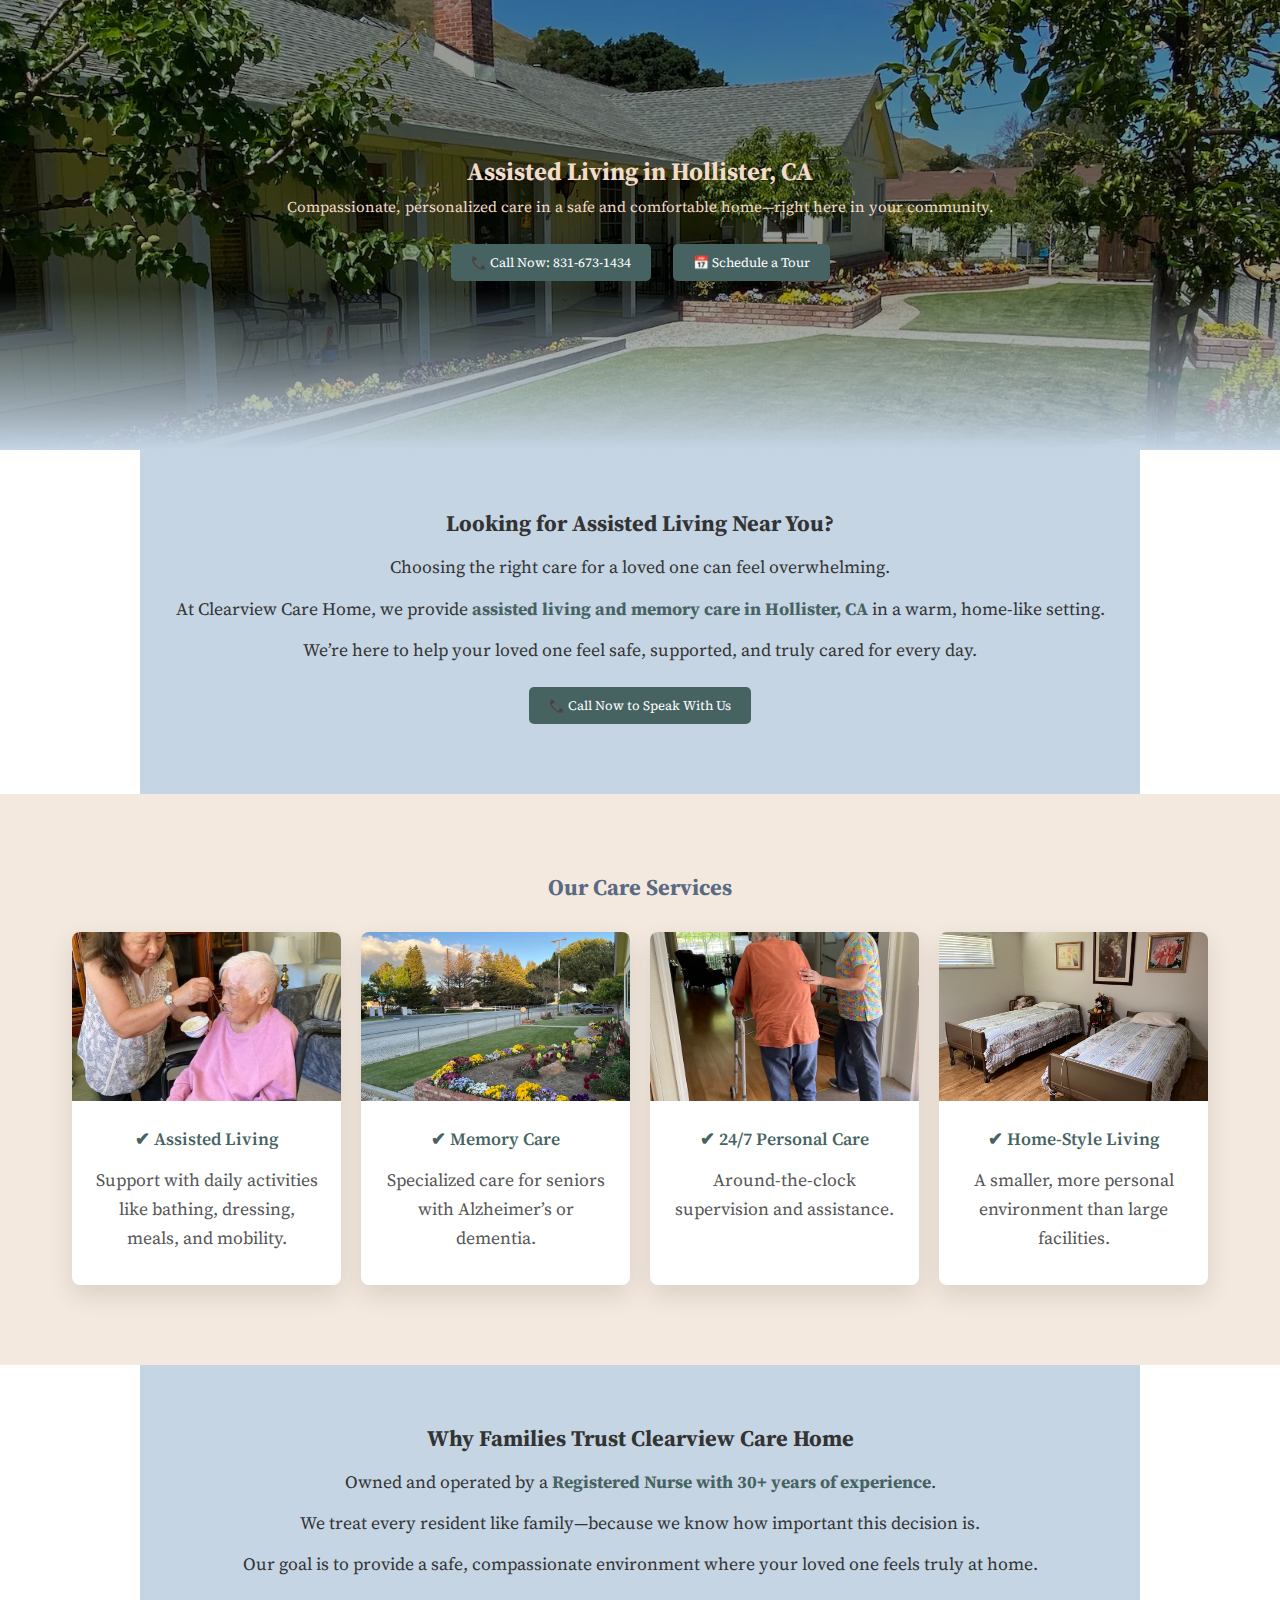
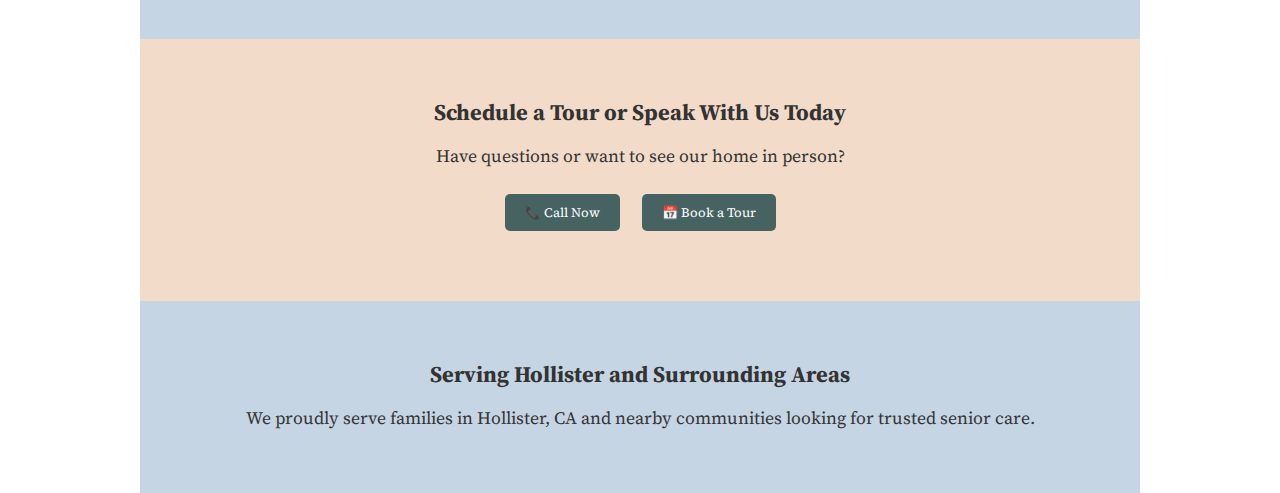
<file: html/land.html>
<!doctype html>
<html lang="en">
  <head>
    <!-- Google Tag Manager -->
    <script>
      (function (w, d, s, l, i) {
        w[l] = w[l] || [];
        w[l].push({ 'gtm.start': new Date().getTime(), event: 'gtm.js' });
        var f = d.getElementsByTagName(s)[0],
          j = d.createElement(s),
          dl = l != 'dataLayer' ? '&l=' + l : '';
        j.async = true;
        j.src = 'https://www.googletagmanager.com/gtm.js?id=' + i + dl;
        f.parentNode.insertBefore(j, f);
      })(window, document, 'script', 'dataLayer', 'GTM-WJBRQKDR');
    </script>
    <!-- End Google Tag Manager -->
    <!-- Google tag (gtag.js) -->
    <script async src="https://www.googletagmanager.com/gtag/js?id=G-XDJ6N389XT"></script>
    <script>
      window.dataLayer = window.dataLayer || [];
      function gtag() {
        dataLayer.push(arguments);
      }
      gtag('js', new Date());

      gtag('config', 'G-XDJ6N389XT');
    </script>
    <!-- Event snippet for Click to call (1) conversion page
    In your html page, add the snippet and call gtag_report_conversion when someone clicks on the chosen link or button. -->
    <script>
      function gtag_report_conversion(url) {
        var callback = function () {
          if (typeof url != 'undefined') {
            window.location = url;
          }
        };
        gtag('event', 'conversion', {
          send_to: 'AW-323199899/6zqcCKLRnZwcEJvHjpoB',
          value: 1.0,
          currency: 'USD',
          event_callback: callback,
        });
        return false;
      }
    </script>
    <meta charset="UTF-8" />
    <meta name="viewport" content="width=device-width, initial-scale=1.0" />
    <title>Assisted Living in Hollister, CA | Clearview Care Home</title>

    <link rel="preconnect" href="https://fonts.googleapis.com" />
    <link rel="preconnect" href="https://fonts.gstatic.com" crossorigin />
    <link
      href="https://fonts.googleapis.com/css2?family=Source+Serif+Pro:wght@400;600;700&display=swap"
      rel="stylesheet"
    />

    <link rel="stylesheet" href="../css/general.css" />
    <link rel="stylesheet" href="../css/style.css" />

    <style>
      body {
        font-family: 'Source Serif Pro', serif;
      }

      .hero {
        position: relative;
        text-align: center;
        color: white;
      }

      /* Soft blend from hero image into the next section color (#c5d5e4 on .looking) */
      .hero::after {
        content: '';
        position: absolute;
        left: 0;
        right: 0;
        bottom: 0;
        height: clamp(72px, 18vw, 160px);
        pointer-events: none;
        background: linear-gradient(to bottom, transparent, #c5d5e4);
      }

      .hero img {
        display: block;
        width: 100%;
        height: 450px;
        object-fit: cover;
        filter: brightness(60%);
      }

      /* Flush against hero: no baseline gap under img + no extra top padding */
      .hero + .section {
        padding-top: 0;
      }

      .looking {
        padding: 60px 20px;
        max-width: 1000px;
        margin: auto;
        text-align: center;
        background-color: #c5d5e4;
      }

      .section-prose h2 {
        font-size: 2.25rem;
        line-height: 1.25;
        margin: 0 0 1.5rem;
      }

      .section-prose p {
        font-size: 1.75rem;
        line-height: 1.65;
        margin: 0 0 1.25rem;
      }

      .section-prose p:last-child {
        margin-bottom: 0;
      }

      .hero-content {
        position: absolute;
        top: 50%;
        left: 50%;
        transform: translate(-50%, -50%);
        width: 90%;
      }

      .hero h1 {
        font-size: 2.5rem;
        margin-bottom: 15px;
        color: #f2dbc8;
      }

      .hero p {
        font-size: 1.5rem;
        margin-bottom: 20px;
        color: #f2dbc8;
      }

      .cta-btn {
        padding: 12px 20px;
        margin: 10px;
        background: #466362;
        color: white;
        font-size: 1.3rem;
        text-decoration: none;
        border-radius: 5px;
        display: inline-block;
      }

      .section {
        padding: 60px 20px;
        max-width: 1000px;
        margin: auto;
        text-align: center;
        background-color: #c5d5e4;
      }
      .section-schedule {
        padding: 60px 20px;
        max-width: 1000px;
        margin: auto;
        text-align: center;
        background-color: #f2dbc8;
      }

      .services-grid {
        display: grid;
        grid-template-columns: repeat(auto-fit, minmax(220px, 1fr));
        gap: 20px;
        margin-top: 30px;
      }

      .service-card {
        background-color: #fff;
        border-radius: 0.8rem;
        overflow: hidden;
        box-shadow: 0 1rem 2.4rem rgba(37, 30, 24, 0.12);
        transition:
          transform 0.3s ease,
          box-shadow 0.3s ease;
      }
      .service-card:hover {
        transform: translateY(-0.6rem);
        box-shadow: 0 1.6rem 3.6rem rgba(37, 30, 24, 0.2);
      }
      .service-card__img-wrap {
        aspect-ratio: 16 / 10;
        overflow: hidden;
      }
      .service-card__img {
        display: block;
        width: 100%;
        height: 100%;
        object-fit: cover;
        transition: transform 0.4s ease;
      }
      .service-card:hover .service-card__img {
        transform: scale(1.05);
      }
      .service-card__body {
        padding: 2.4rem 2rem 3.2rem;
        text-align: center;
      }
      .service-card__title {
        font-size: 2rem;
        line-height: 1.4;
        margin-bottom: 1.2rem;
      }
      .service-card__title strong {
        font-weight: 600;
        color: #466362;
      }
      .service-card__text {
        font-size: 1.8rem;
        line-height: 1.6;
        color: #555;
      }

      .highlight {
        color: #466362;
        font-weight: bold;
      }
    </style>
  </head>

  <body>
    <!-- HERO -->
    <section class="hero">
      <img src="../img/front.webp" alt="Clearview Care Home" />

      <div class="hero-content">
        <h1>Assisted Living in Hollister, CA</h1>

        <p>
          Compassionate, personalized care in a safe and comfortable home—right here in your
          community.
        </p>

        <a
          href="tel:831-673-1434"
          class="cta-btn"
          onclick="return gtag_report_conversion('tel:831-673-1434');"
        >
          📞 Call Now: 831-673-1434
        </a>

        <a
          href="contact.html"
          class="cta-btn"
          onclick="gtag('event', 'schedule_tour_click', { event_category: 'engagement' })"
        >
          📅 Schedule a Tour
        </a>
      </div>
    </section>

    <!-- PROBLEM -->
    <section class="looking section-prose">
      <h2>Looking for Assisted Living Near You?</h2>

      <p>Choosing the right care for a loved one can feel overwhelming.</p>

      <p>
        At Clearview Care Home, we provide
        <span class="highlight">assisted living and memory care in Hollister, CA</span> in a warm,
        home-like setting.
      </p>

      <p>We’re here to help your loved one feel safe, supported, and truly cared for every day.</p>

      <a href="tel:831-673-1434" class="cta-btn"> 📞 Call Now to Speak With Us </a>
    </section>

    <!-- SERVICES -->

    <section class="section-services section-prose">
      <div class="container">
        <h2 class="center-text">Our Care Services</h2>

        <div class="services-grid">
          <article class="service-card">
            <div class="service-card__img-wrap">
              <img class="service-card__img" src="../img/feeding.webp" alt="Assisted living" />
            </div>
            <div class="service-card__body">
              <p class="service-card__title">
                <strong>✔ Assisted Living</strong>
              </p>
              <p class="service-card__text">
                Support with daily activities like bathing, dressing, meals, and mobility.
              </p>
            </div>
          </article>

          <article class="service-card">
            <div class="service-card__img-wrap">
              <img class="service-card__img" src="../img/filler-front.webp" alt="Memory care" />
            </div>
            <div class="service-card__body">
              <p class="service-card__title">
                <strong>✔ Memory Care</strong>
              </p>
              <p class="service-card__text">
                Specialized care for seniors with Alzheimer’s or dementia.
              </p>
            </div>
          </article>

          <article class="service-card">
            <div class="service-card__img-wrap">
              <img class="service-card__img" src="../img/walking.webp" alt="24/7 personal care" />
            </div>
            <div class="service-card__body">
              <p class="service-card__title">
                <strong>✔ 24/7 Personal Care</strong>
              </p>
              <p class="service-card__text">Around-the-clock supervision and assistance.</p>
            </div>
          </article>

          <article class="service-card">
            <div class="service-card__img-wrap">
              <img class="service-card__img" src="../img/master.jpg" alt="Home-style living" />
            </div>
            <div class="service-card__body">
              <p class="service-card__title">
                <strong>✔ Home-Style Living</strong>
              </p>
              <p class="service-card__text">
                A smaller, more personal environment than large facilities.
              </p>
            </div>
          </article>
        </div>
      </div>
    </section>
    <!-- TRUST -->
    <section class="section section-prose">
      <h2>Why Families Trust Clearview Care Home</h2>

      <p>
        Owned and operated by a
        <span class="highlight">Registered Nurse with 30+ years of experience</span>.
      </p>

      <p>We treat every resident like family—because we know how important this decision is.</p>

      <p>
        Our goal is to provide a safe, compassionate environment where your loved one feels truly at
        home.
      </p>
    </section>

    <!-- CTA -->
    <section class="section-prose section-schedule">
      <h2>Schedule a Tour or Speak With Us Today</h2>

      <p>Have questions or want to see our home in person?</p>

      <a
        href="tel:831-673-1434"
        class="cta-btn"
        onclick="return gtag_report_conversion('tel:831-673-1434');"
      >
        📞 Call Now
      </a>

      <a href="contact.html" class="cta-btn"> 📅 Book a Tour </a>
    </section>

    <!-- LOCAL -->
    <section class="section section-prose">
      <h2>Serving Hollister and Surrounding Areas</h2>

      <p>
        We proudly serve families in Hollister, CA and nearby communities looking for trusted senior
        care.
      </p>
    </section>
  </body>
</html>
</file>
<file: css/general.css>
/* 
--- 01 TYPOGRAPHY SYSTEM
- Font sizes (px)
10 / 12 / 14 / 16 / 18 / 20 / 24 / 30 / 36 / 44 / 52 / 62 / 74 / 86 / 98

- Font weights
Regular: 400
Semi-bold: 600
Bold: 700

- Line heights
Default: 1
Small: 1.05
Medium: 1.2
Paragraph default: 1.6
Large: 1.8

- Letter spacing
-0.5px
0.75px

--- 02 COLORS
--black-chocolate: #251e18;
--rocket-metallic: #938581;
--tint-metallic: #806e67;
--deep-space-sparkle: #466362;
--shadow-blue: #4f627d;
--beau-blue: #c5d5e4; 
--my-color: #f2dbc8; 
GREYS #555 #333

--- 03 WHITESPACE
- Spacing system (px)
2 / 4 / 8 / 12 / 16 / 24 / 32 / 48 / 64 / 80 / 96 / 128

*/

* {
  padding: 0;
  margin: 0;
  box-sizing: border-box;
}
html {
  /* font-size: 10px; */

  /* 10px / 16px = 0.625 = 62.5% */
  /* Percentage of user's browser font-size setting */
  font-size: 62.5%;
  overflow-x: hidden;
}
body {
  font-family: 'Source Serif Pro', sans-serif;
  line-height: 1;
  font-weight: 400;
  color: #333;

  /* Only works if there is nothing 
  absolutely positioned in relation
  to body */
  overflow-x: hidden;
}

/**************************/
/* REUSABLE COMPONENTS */
/**************************/

.container {
  /* 1140px */
  max-width: 120rem;
  padding: 0 3.2rem;
  margin: 0 auto;
}
.grid {
  display: grid;
  row-gap: 3.2rem;
  column-gap: 3.2rem;
}
.grid--2-cols {
  grid-template-columns: repeat(2, 1fr);
}
.grid--3-cols {
  grid-template-columns: repeat(3, 1fr);
}
.grid--4-cols {
  grid-template-columns: repeat(4, 1fr);
}
.heading-primary,
.heading-secondary,
.heading-tertiary {
  font-weight: 600;
  color: #333;
  letter-spacing: -0.5px;
}
.heading-primary {
  font-size: 5.2rem;
  line-height: 1.05;
  margin-bottom: 3.2rem;
}
.heading-secondary {
  font-size: 4.4rem;
  line-height: 1.2;
  margin-bottom: 2rem;
}
.heading-tertiary {
  font-size: 3rem;
  line-height: 1.2;
  margin-bottom: 3.2rem;
}
.btn,
.btn:link,
.btn:visited {
  display: inline-block;
  font-weight: 600;
  font-size: 2rem;
  padding: 1.6rem 3.2rem;
  text-decoration: none;
  border-radius: 2px;
  border: none;
  cursor: pointer;
  /* make the color fade in */
  transition: all 0.3s;
}
.btn--full:link,
.btn--full:visited {
  background-color: #938581;
  color: #fff;
}
.btn--full:hover,
.btn--full:active {
  background-color: #806e67;
}
.btn--outline:link,
.btn--outline:visited {
  background-color: #eef3f7;
  color: #4f627d;
  border: 1px solid #9fb1c5;
}
.btn--outline:hover,
.btn--outline:active {
  background-color: #dbe5ef;
  color: #3f5168;
  border-color: #8ea3bb;
}
/***************************/
/* helper classes */
/***************************/
.margin-right-sm {
  margin-right: 1.6rem !important;
}
.margin-right-md {
  margin-right: 2.4rem;
}
.margin-bottom-md {
  margin-bottom: 4.8rem !important;
}
.margin-bottom-lg {
  margin-bottom: 9.6rem !important;
}
.margin-top-sm {
  margin-top: 3.2rem;
}
.margin-top-md {
  margin-top: 6.4rem;
}
.padding-top-sm {
  padding-top: 3.2rem !important;
}
.padding-top-md {
  padding-top: 6.4rem;
}
.padding-bottom-md {
  padding-bottom: 2.4rem !important;
}
.center-text {
  text-align: center;
}
.strong {
  font-weight: 700;
}
.color-text {
  font-size: 3rem;
  font-weight: 600;
  color: #6c85ad;
}
</file>
<file: css/style.css>
/***************************/
/* header */
/***************************/
.header {
  background-color: #f2dbc8;
  position: relative;
}
.header-xbar {
  /* padding: 0 4.8rem; */
  display: flex;
  justify-content: center;
  align-items: center;
  gap: 2rem;
  padding: 1.6rem 1.6rem;
}

.logo {
  height: 7.2rem;
}
.address {
  border-right: 1px solid #251e18;
}
.address a {
  font-weight: 400;
  font-size: 1.8rem;
  color: #251e18;
  text-decoration: none;
  line-height: 2.4rem;
  padding-right: 2rem;
}
.phone a {
  font-weight: 700;
  font-size: 3rem;
  color: #466362;
  text-decoration: none;
  line-height: 2.4rem;
}
.deficiency {
  height: 7.4rem;
}
/***************************/
/* Navigation */
/***************************/
.main-nav {
  background-color: #a3b1b1;
  display: flex;
  justify-content: center;
  align-items: center;
}
ul {
  margin-bottom: 0;
}
.main-nav-list {
  list-style-type: none;
  display: flex;
  align-items: center;
  justify-content: center;
  gap: 8rem;
  /* padding: 0.8rem; */
}
.main-nav-link:link,
.main-nav-link:visited {
  display: inline-block;
  text-decoration: none;
  color: #333;
  font-size: 2rem;
  font-weight: 600;
  transition: all 0.3s;
}
.main-nav-link:hover,
.main-nav-link:active {
  color: #5c7a79;
}
.main-nav-link.nav-cta:link,
.main-nav-link.nav-cta:visited {
  padding: 1.6rem 2.4rem;
  background-color: #466362;
  color: #fff;
  font-weight: 600;
}
.main-nav-link.nav-cta:hover,
.main-nav-link.nav-cta:active {
  padding: 1.6rem 2.4rem;
  background-color: #82b6b5;
  color: #333;
  font-weight: 600;
}
/* mobile navigation*/

.btn-mobile-nav {
  cursor: pointer;
  border: none;
  background: none;
  display: none;
  z-index: 9999;
}
.icon-mobile-nav {
  height: 4.8rem;
  width: 4.8rem;
  color: #333;
}

/***************************/
/* Carousel */
/***************************/
.section-carousel {
  background-color: #4f627d;
}
.carousel-item {
  max-width: 100%; /*width you want*/
  height: 40rem; /*height you want*/
  overflow: hidden;
}
.carousel-item img {
  object-fit: cover;
  max-width: 100%;
  height: 100%;
}
/***************************/
/* welcome section */
/***************************/
.section-welcome {
  background-color: #dee2e7;
  padding: 3.2rem 0 6.4rem 0;
}
.welcome {
  max-width: 130rem;
  margin: 0 auto;
  padding: 0 3.2rem;
}
.welcome h1 {
  color: #5a6a83;
}
.welcome p {
  font-size: 2.4rem;
  line-height: 1.6;
}
.hero-cta {
  display: inline-flex;
  align-items: center;
  justify-content: center;
  gap: 1.6rem;
  flex-wrap: wrap;
  margin-bottom: 3.2rem;
  padding: 1.2rem;
  border-radius: 0.8rem;
  background-color: #f4e9df;
  box-shadow: 0 0.6rem 1.8rem rgba(37, 30, 24, 0.1);
}

.hero-cta .btn {
  margin-right: 0;
}
/***************************/
/* services section */
/***************************/
.section-services {
  padding: 8rem 0 8rem 0;
  background-color: #f4e9df;
}
.section-services h2 {
  color: #5a6a83;
  margin-bottom: 4.8rem;
}
.services-grid {
  display: grid;
  grid-template-columns: repeat(4, 1fr);
  gap: 3.2rem;
}
.service-card {
  background-color: #fff;
  border-radius: 0.8rem;
  overflow: hidden;
  box-shadow: 0 1rem 2.4rem rgba(37, 30, 24, 0.12);
  transition:
    transform 0.3s ease,
    box-shadow 0.3s ease;
}
.service-card:hover {
  transform: translateY(-0.6rem);
  box-shadow: 0 1.6rem 3.6rem rgba(37, 30, 24, 0.2);
}
.service-card__img-wrap {
  aspect-ratio: 16 / 10;
  overflow: hidden;
}
.service-card__img {
  display: block;
  width: 100%;
  height: 100%;
  object-fit: cover;
  transition: transform 0.4s ease;
}
.service-card:hover .service-card__img {
  transform: scale(1.05);
}
.service-card__body {
  padding: 2.4rem 2rem 3.2rem;
  text-align: center;
}
.service-card__title {
  font-size: 2rem;
  line-height: 1.4;
  margin-bottom: 1.2rem;
}
.service-card__title strong {
  font-weight: 600;
  color: #466362;
}
.service-card__text {
  font-size: 1.8rem;
  line-height: 1.6;
  color: #555;
}
/***************************/
/* cta section */
/***************************/
.section-cta {
  padding: 8rem 0 8rem 0;
  background-color: #4f627d;
}
.cta {
  display: grid;
  box-shadow: 0 2.4rem 4.8rem rgba(0, 0, 0, 0.183);
  /* 2/3 = 66.6% + 1/3 = 33.3%  */
  /* 66% = 2fr + 33% = 1fr */
  grid-template-columns: 2fr 1fr;

  /* background-image: linear-gradient(to left top, #e67e22, #eb984e); */
  overflow: hidden;
}
.cta-text-box {
  color: #fff;
  padding: 4.8rem 6.4rem;
}
.cta .heading-secondary {
  color: #fff;
  margin-bottom: 3.2rem;
}
.cta-text {
  font-size: 2rem;
  line-height: 1.8;
  margin-bottom: 4.8rem;
}
.cta-img-box {
  background-position: center;
  background-size: cover;
  background-image:
    linear-gradient(to left top, rgba(79, 98, 125, 0.628), rgba(197, 213, 228, 0.587)),
    url('../img/people.jpeg');
}
/***************************/
/* location strip (after main CTA) */
/***************************/
.section-location {
  background-color: #dee2e7;
  padding: 3.2rem 0 6.4rem 0;
}
.section-location .heading-tertiary {
  padding-top: 3rem;
}
.section-location .hero-subtext {
  font-size: 2.4rem;
  line-height: 1.6;
}
/***************************/
/* footer section */
/***************************/
.footer {
  padding: 4.8rem 0;
  border-top: 1px solid #eee;
  background-color: #c5d5e4;
}
.address-col {
  padding-right: 2.2rem;
  border-right: 1px solid #251e18;
}
.grid--footer {
  grid-template-columns: 1.5fr 1fr 1fr;
  align-items: center;
}
.contacts {
  font-style: normal;
  font-size: 2rem;
  line-height: 1.6;
}
.footer-link:link,
.footer-link:visited {
  line-height: 1.6;
  text-decoration: none;
  font-size: 2rem;
  color: #555;
  transition: all 0.4s;
}
.footer-link:hover,
.footer-link:active {
  color: #333;
}
/***************************/
/* about page */
/***************************/
.about-img-box {
  max-height: 40rem;
  overflow: hidden;
}
.about-img {
  max-width: 100%;
  object-fit: cover;
}
.about-grid {
  grid-template-columns: 2fr 1fr;
}
.tour-heading {
  color: #efeaea;
}
.about-tour-text-box {
  color: #efeaea;
  padding: 4.8rem 1.6rem 1.6rem 0.8rem;
  background-color: #627a9c;
}
.tour,
.tour:link,
.tour:visited {
  background-color: #806e67;
}
.tour:hover,
.tour:active {
  background-color: #9b8379;
}
.gallery {
  display: grid;
  grid-template-columns: repeat(3, 1fr);
  gap: 1.6rem;
}
.gallery-item {
  height: 20rem;
  overflow: hidden;
}
.gallery-item img {
  display: block;
  object-fit: cover;
  width: 100%;
  transition: all 0.4s;
  height: 100%;
}
.gallery-item img:hover {
  transform: scale(1.1);
}
.captions {
  display: grid;
  justify-items: center;
  align-items: center;
}
.captions:nth-child(3) {
  padding-right: 1.8rem;
}
.captions p {
  color: #466362;
  font-size: 1.8rem;
  font-weight: 600;
}
/***************************/
/* contact page */
/***************************/
.section-contact {
  background-color: #c5d5e4;
  padding: 4.8rem 0 4.8rem 0;
}
.section-contact h1 {
  color: #4f627d;
}
.section-contact p {
  font-size: 2rem;
  line-height: 1.8;
  margin-bottom: 4.8rem;
}
.form {
  border-top: 1px solid #466362;
}
.form label {
  color: #4f627d;
  font-weight: 600;
}
.contact-form {
  display: grid;
  grid-template-columns: 1fr 1fr;
  gap: 3.2rem;
}
.contact-form label {
  display: block;
  font-size: 1.6rem;
  font-weight: 500;
  margin-bottom: 1.2rem;
}
.contact-form input,
.contact-form textarea {
  width: 100%;
  padding: 1.2rem;
  font-size: 1.8rem;
  font-family: inherit;
  color: inherit;
  border: none;
  background-color: #eff3f6;
  border-radius: 0.3rem;
  box-shadow: 0 1px 2px rgba(0, 0, 0, 0.1);
}
.btn--form {
  background-color: #466362;
  color: #fdf2e9;
  align-self: end;
  padding: 1.2rem;
}
.btn--form:hover,
.btn--form:active {
  background-color: #5e8684;
}
.two {
  grid-column: 1/2;
}
.three {
  grid-column: 1/2;
}
.four {
  grid-column: 2/3;
  grid-row: 1/3;
}
.map {
  display: block;
}
/***************************/
/* gallery page */
/***************************/
.gall-grid {
  display: grid;
  gap: 1.6rem;
}
.section-gallery {
  background-color: #c5d5e4;
  padding-bottom: 6rem;
}
.section-gallery h1 {
  color: #4f627d;
}
</file>
